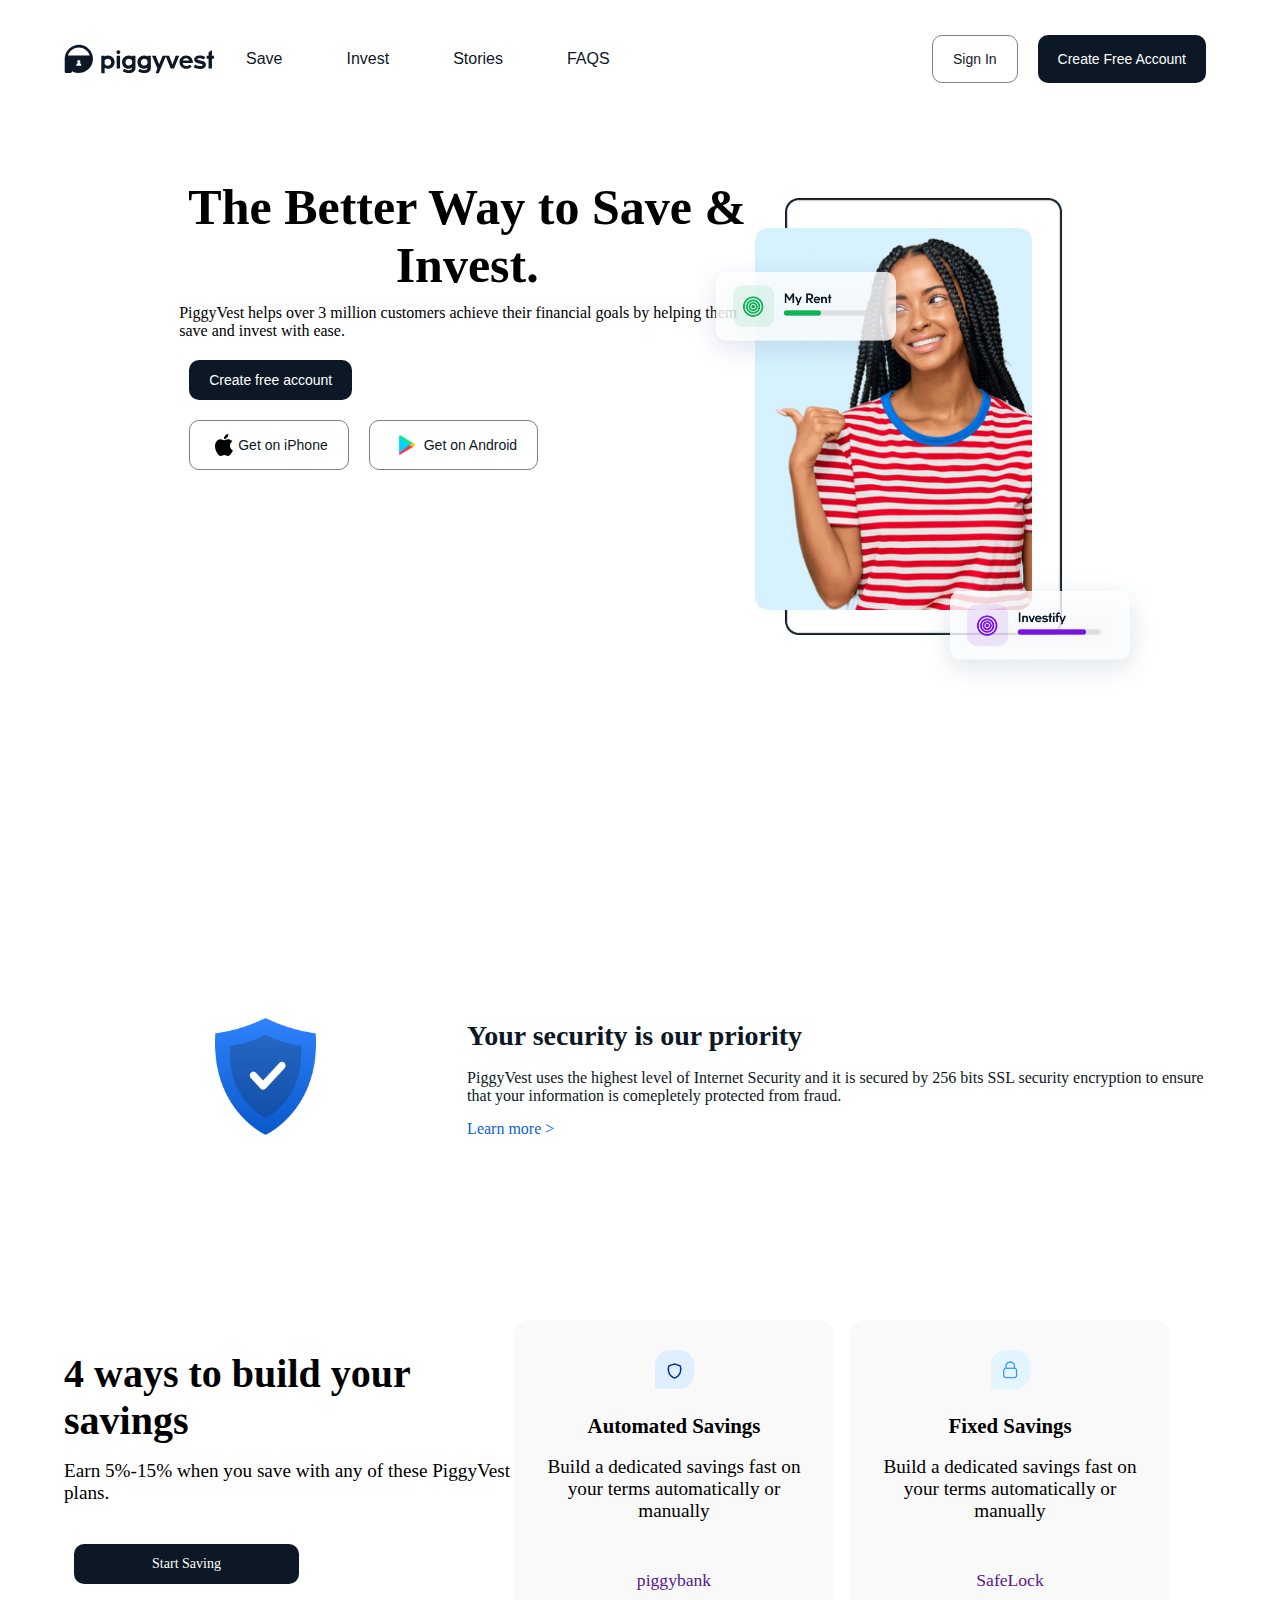
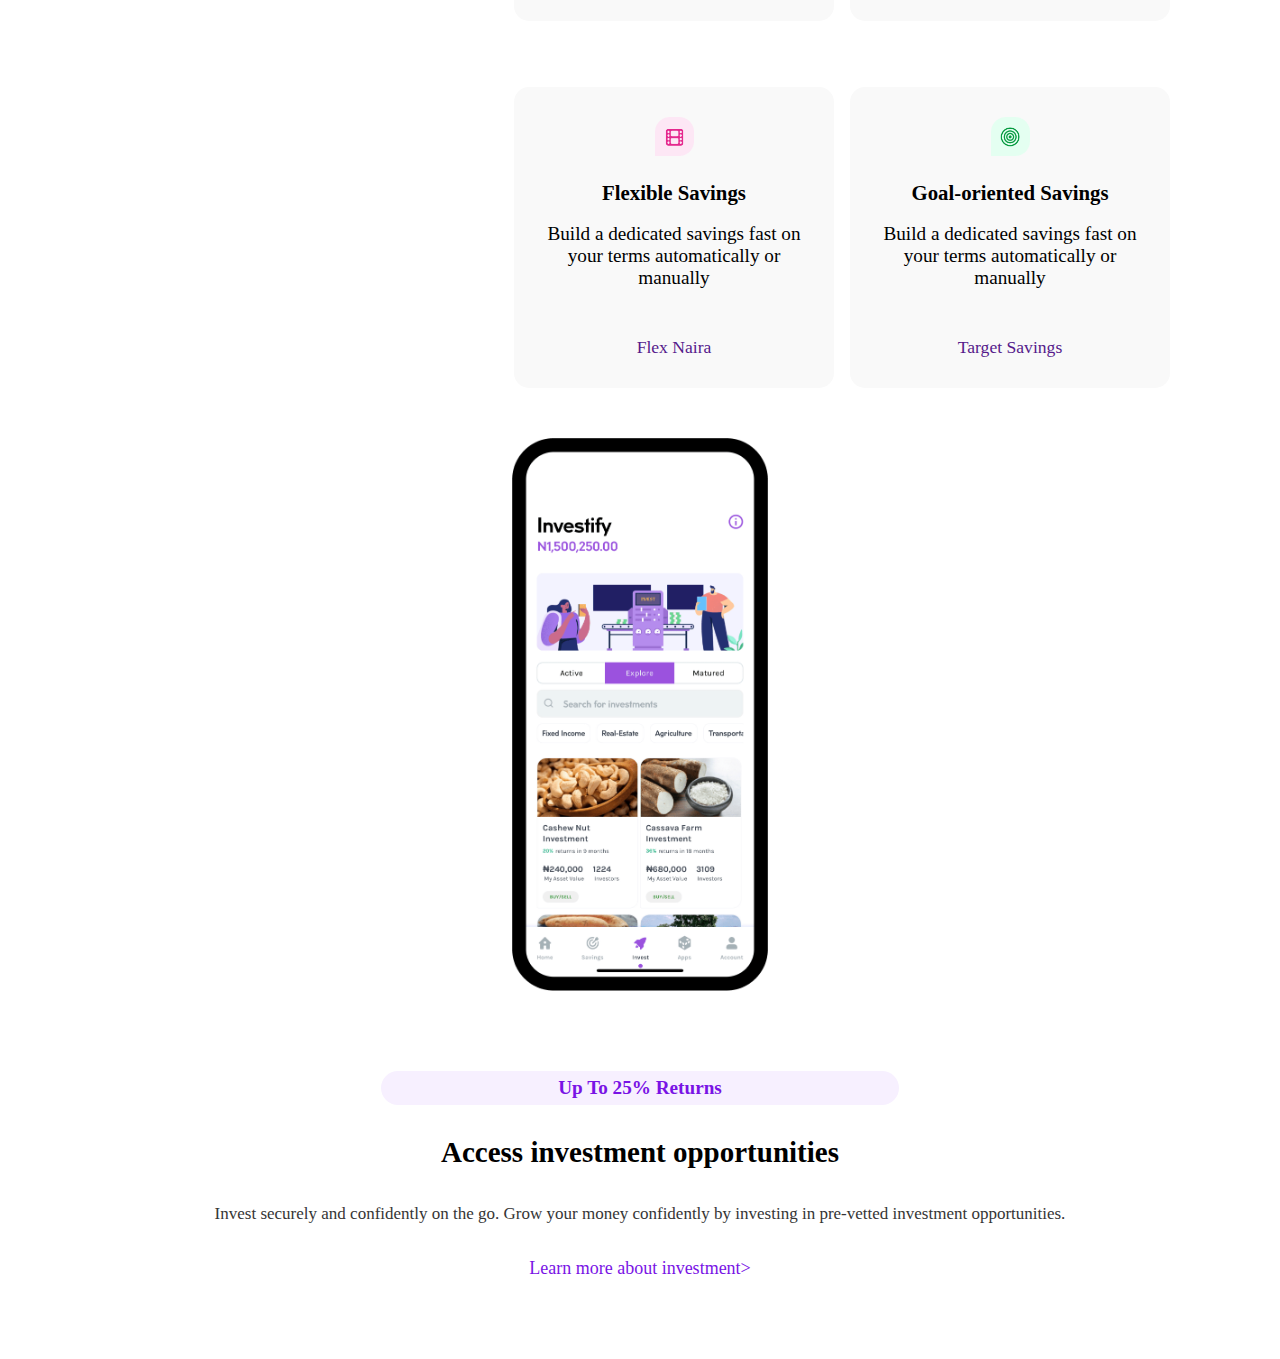
<file: index.html>
<!DOCTYPE html>
<html lang="en">
  <head>
    <meta charset="UTF-8" />
    <meta http-equiv="X-UA-Compatible" content="IE=edge" />
    <meta name="viewport" content="width=device-width, initial-scale=1.0" />
    <link rel="stylesheet" href="./assets/css/style.css" />
    <title>PiggyVest</title>
  </head>

  <body>
    <header class="container">
      <div class="logo__nav">
        <img src="./assets/img/logo.svg" class="logo" alt="" />
        <nav>
          <ul>
            <li><button class="text-btn">Save</button></li>
            <li><button class="text-btn">Invest</button></li>
            <li><button class="text-btn">Stories</button></li>
            <li><button class="text-btn">FAQS</button></li>
          </ul>
        </nav>
        <img src="./assets/img/bars-solid.svg" class="menu" />
      </div>
      <div class="action-btn">
        <button class="light-btn logo-btn">Sign In</button>
        <button class="dark-btn logo-btn">Create Free Account</button>
      </div>
    </header>
    <section class="container hero">
      <div class="hero-title">
        <div class="hero-text">
          <p class="title text-center">The Better Way to Save & Invest.</p>
          <p class="text-center sub-text"></p>
          PiggyVest helps over 3 million customers achieve their financial goals
          by helping them save and invest with ease.
        </div>
        <div class="text-center">
          <button class="dark-btn mb">Create free account</button>
        </div>
        <div class="download">
          <button class="light-btn">
            <img src="./assets/img/apple-icon.svg" class="btn-img" alt="" />Get
            on iPhone
          </button>
          <button class="light-btn">
            <img src="./assets/img/google-icon.svg" class="btn-img" alt="" />Get
            on Android
          </button>
        </div>
      </div>
      <div class="images">
        <img class="rect" src="./assets/img/rect.png" alt="" />
        <img class="girl" src="./assets/img/headerImg.png" alt="" />
        <img class="card1" src="./assets/img/card1.png" alt="" />
        <img class="card2" src="./assets/img/card2.png" alt="" />
      </div>
    </section>
    <section class="container">
      <div class="security">
        <div class="security-img">
          <img src="./assets/img/security.png" alt="" />
        </div>
        <div class="security-text">
          <h4>Your security is our priority</h4>
          <p>
            PiggyVest uses the highest level of Internet Security and it is
            secured by 256 bits SSL security encryption to ensure that your
            information is comepletely protected from fraud.
          </p>
          <a href="#">Learn more ></a>
        </div>
      </div>
    </section>
    <section class="container">
      <div class="savings">
        <div class="start-saving">
          <h3>4 ways to build your savings</h3>
          <p>Earn 5%-15% when you save with any of these PiggyVest plans.</p>
          <a class="dark-btn start" href="#">Start Saving</a>
        </div>
        <div class="saving-types">
          <div class="piggybank bank">
            <a href="" class="bank-img"
              ><img src="./assets/img/piggy.png" alt=""
            /></a>
            <h5>Automated Savings</h5>
            <p>
              Build a dedicated savings fast on your terms automatically or
              manually
            </p>
            <a href="" class="links">piggybank</a>
          </div>
          <div class="safelock bank">
            <a href="" class="bank-img"
              ><img src="./assets/img/safelock.png" alt=""
            /></a>
            <h5>Fixed Savings</h5>
            <p>
              Build a dedicated savings fast on your terms automatically or
              manually
            </p>
            <a href="" class="links">SafeLock</a>
          </div>
          <div class="flex bank">
            <a href="" class="bank-img"
              ><img src="./assets/img/flex.png" alt=""
            /></a>
            <h5>Flexible Savings</h5>
            <p>
              Build a dedicated savings fast on your terms automatically or
              manually
            </p>
            <a href="" class="links">Flex Naira</a>
          </div>
          <div class="target bank">
            <a href="" class="bank-img"
              ><img src="./assets/img/target.png" alt=""
            /></a>
            <h5>Goal-oriented Savings</h5>
            <p>
              Build a dedicated savings fast on your terms automatically or
              manually
            </p>
            <a href="" class="links">Target Savings</a>
          </div>
        </div>
      </div>
    </section>
    <section class="container">
      <div class="investment">
        <div class="invest-img"><img src="./assets/img/invest.png" alt="" /></div>
        <div class="invest">
          <p class="invest-tag">Up To 25% Returns</p>
          <h2>Access investment opportunities</h2>
          <p class="invest-p">
            Invest securely and confidently on the go. Grow your money
            confidently by investing in pre-vetted investment opportunities.
          </p>
          <a href=""> Learn more about investment></a>
        </div>
      </div>
    </section>
  </body>
</html>
</file>
<file: assets/css/style.css>
* {
  padding: 0;
  margin: 0;
  font-size: 1rem;
  box-sizing: border-box;
}
ul {
  list-style: none;
}
.container {
  width: 80%;
  margin: 0 auto;
}
.logo {
  width: 150px;
}
.logo__nav {
  display: flex;
  justify-content: space-between;
}
.menu {
  width: 30px;
  height: 30px;
}
header {
  padding: 25px 0;
}
.action-btn {
  display: none;
}
nav {
  display: none;
}
.text-center {
  text-align: center;
}
.title {
  font-size: 3rem;
  font-weight: bold;
}
.hero-text {
  margin: 60px 0 20px 0px;
}
.text-btn {
  border: none;
  color: #0c1825;
  background-color: white;
  border-radius: 10px;
  padding: 15px 32px;
  text-align: center;
  text-decoration: none;
  display: inline-block;
  font-size: 16px;
  margin: 10px auto;
  display: flex;
  align-items: center;
}
.light-btn {
  background-color: #fff; /* Green */
  border: none;
  color: #0c1825;
  border: 1px grey solid;
  border-radius: 10px;
  padding: 15px 32px;
  text-align: center;
  text-decoration: none;
  display: inline-block;
  font-size: 16px;
  margin: 10px auto;
  display: flex;
  align-items: center;
}
.dark-btn {
  background-color: #0c1825; /* Green */
  border: none;
  border-radius: 10px;
  color: white;
  padding: 15px 32px;
  margin: 5px auto;
  text-align: center;
  text-decoration: none;
  display: inline-block;
  font-size: 16px;
  display: flex;
  align-items: center;
}
.btn-img {
  margin: 0 5px;
}
.mb {
  margin-bottom: 30px;
}
p {
  font-size: 1.2rem;
}
.sub-text {
  font-weight: lighter;
  margin: 10px 0;
}
.images {
  position: relative;
  width: 80%;
  height: 400px;
  margin: 80px auto;
}
.rect {
  position: absolute;
  top: 0;
  width: 100%;
  left: 30px;
}
.girl {
  position: absolute;
  top: 30px;
  width: 100%;
}
.card1 {
  position: absolute;
  width: 100%;
  top: 50px;
  left: -70px;
}
.card2 {
  position: absolute;
  bottom: 20px;
  right: -60px;
  width: 100%;
}
.download {
  text-align: "center";
}
.security-text h4 {
  font-size: 28px;
  line-height: 36px;
  font-family: U8-Bold !important;
  font-weight: 700;
  color: #0c1825;
  margin-bottom: 15px;
}
.security-text p {
  color: #0c1825;
  font-size: 1rem;
  margin-bottom: 15px;
}
.security-text {
  text-align: center;
}
.security-text a {
  text-decoration: none;
  color: #0d60d8;
  font-size: 1rem;
}
.security {
  display: block;
  margin-bottom: 10rem;
}
.security-img > img {
  width: 20%;
}
.security-img {
  display: flex;
  justify-content: center;
  margin-bottom: 25px;
}
.hero {
  margin-bottom: 150px;
}
.start-saving h3 {
  font-size: 2.5rem;
  margin-bottom: 1rem;
}
.start-saving p {
  margin-bottom: 2.5rem;
  display: flex;
}
.start-saving a {
  text-decoration: none;
  width: 50%;
}
.start-saving {
  width: 60%;
  text-align: center;
  margin: 0 auto;
  margin-bottom: 70px !important;
}
.start {
  display: block;
}
.bank {
  background-color: #f9f9f9;
  margin-bottom: 50px !important;
  border-radius: 15px;
  width: 65%;
  padding: 30px 30px;
  margin: 0 auto;
}
.bank h5 {
  text-align: center;
  margin-bottom: 18px;
  font-size: 1.3rem;
}
.bank p {
  text-align: center;
  margin-bottom: 3rem;
}
.links {
  text-decoration: none;
  display: flex;
  justify-content: center;
  font-size: 1.1rem;
}
.bank-img {
  display: flex;
  justify-content: center;
}
.bank a > img {
  width: 15%;
  margin-bottom: 25px;
}
.investment {
  display: block;
  margin-bottom: 5rem;
}
.invest-img>img {
  width: 256px;
}
.invest-img {
  display: flex;
  justify-content: center;
  margin-bottom: 5rem;
}
.invest {
  width: 90%;
  text-align: center;
  align-items: center;
  margin: 0 auto;
}
.invest-tag {
  display: flex;
  justify-content: center;
  background-color: #f7f0ff;
  margin-bottom: 30px;
  color: #7913e5;
  border-radius: 10px;
  padding: 6px 22px;
  border-radius: 40px;
  font-weight: 700!important;
}
.invest h2 {
  font-size:29px!important;
  line-height: 35px;
  margin-bottom: 30px;
}
.invest-p {
  font-size: 17px!important;
  color: #353535;
  line-height: 27.2px;
  margin-bottom: 30px;
}
.invest a {
  color: #7913e5;
  font-weight: 500!important;
  font-size: 18px;
  text-decoration: none;
}

/* Small devices (portrait tablets and large phones, 600px and up) */
@media only screen and (min-width: 600px) {
  .download {
    display: flex;
    /* width: 85%; */
    margin: 0 auto;
  }
  .rect {
    position: absolute;
    top: 0;
    width: 100%;
    left: 30px;
  }
  .girl {
    position: absolute;
    top: 30px;
    width: 100%;
  }
  .card1 {
    position: absolute;
    width: 100%;
    top: 50px;
    left: -70px;
  }
  .card2 {
    position: absolute;
    bottom: 20px;
    right: -60px;
    width: 100%;
  }
  .images {
    position: relative;
    width: 70%;
    height: 500px;
    margin: 80px auto;
  }
  .invest-tag {
    width: 50%;
    display: flex;
    justify-content: center;
    margin: 0 auto;
    margin-bottom: 30px;
  }
  .invest h2 {
    font-size: 5rem;
  }
}

/* Medium devices (landscape tablets, 768px and up) */
@media only screen and (min-width: 768px) {
  .images {
    position: relative;
    width: 70%;
    height: 500px;
    margin: 80px auto;
  }
  .rect {
    position: absolute;
    top: 0;
    width: 80%;
    left: 30px;
  }
  .girl {
    position: absolute;
    top: 30px;
    width: 80%;
  }
  .card1 {
    position: absolute;
    width: 70%;
    top: 50px;
    left: -70px;
  }
  .card2 {
    position: absolute;
    bottom: -0px;
    right: -60px;
    width: 70%;
  }
  .download {
    display: flex;
    width: 70%;
    margin: 0 auto;
  }
  .bank {
    width: 100%;
  }
  .saving-types {
    display: grid;
    grid-template-columns: 320px 320px;
    gap: 1rem;
  
}
}

/* Large devices (laptops/desktops, 992px and up) */
@media only screen and (min-width: 992px) {
  .container {
    width: 90%;
  }

  .hero {
    margin-bottom: 0px;
    height: 100vh;
    display: flex;
    justify-content: space-between;
    justify-items: space-between;
  }
  .hero-title {
    width: 50%;
  }

  .card2 {
    position: absolute;
    bottom: -0px;
    right: -60px;
    width: 70%;
  }
  .download {
    width: 100%;
  }
  .title {
    font-size: 50px;
  }
  .light-btn {
    padding: 12px 20px;
    font-size: 14px;
    margin: 10px auto;
  }
  .images {
    width: 40%;
    margin: 80px 0;
  }
  .security-img > img {
    width: 10%;
  }
  .start-saving {
    width: 100%;
    padding: 30px 0px;
  }
  .savings {
    display: grid;
    grid-template-columns: 300px 300px 300px;
  }
}
@media only screen and (min-width: 1200px){
  .hero {
    display: flex;
    justify-content: center;
  }
  .menu {
    display: none;
  }
  header {
    display: flex;
    justify-content: space-between;
  }
  nav {
    display: block;
  }
  nav ul {
    display: flex;
  }
  .images {
    width: 30%;
  }
  .action-btn {
    display: flex;
  }
  .logo-btn {
    padding: 10px 15px;
    margin: 5px;
    font-size: 16px;
  }
  .light-btn {
    padding: 12px 20px;
    font-size: 14px;
    margin: 10px;
  }
  .dark-btn {
    padding: 12px 20px;
    font-size: 14px;
    margin: 10px;
  }
  .security {
    display: flex;
  }
  .security-img > img {
    width: 25%;
  }
  .security-text {
    text-align: left;
  }
  .start-saving {
    width: 100%;
  }
  .start-saving h3 {
    text-align: left;
  }
  .start-saving p {
    text-align: left;
  }
  .savings {
    display: grid;
    grid-template-columns: 450px 450px 450px;
  }
}
</file>
